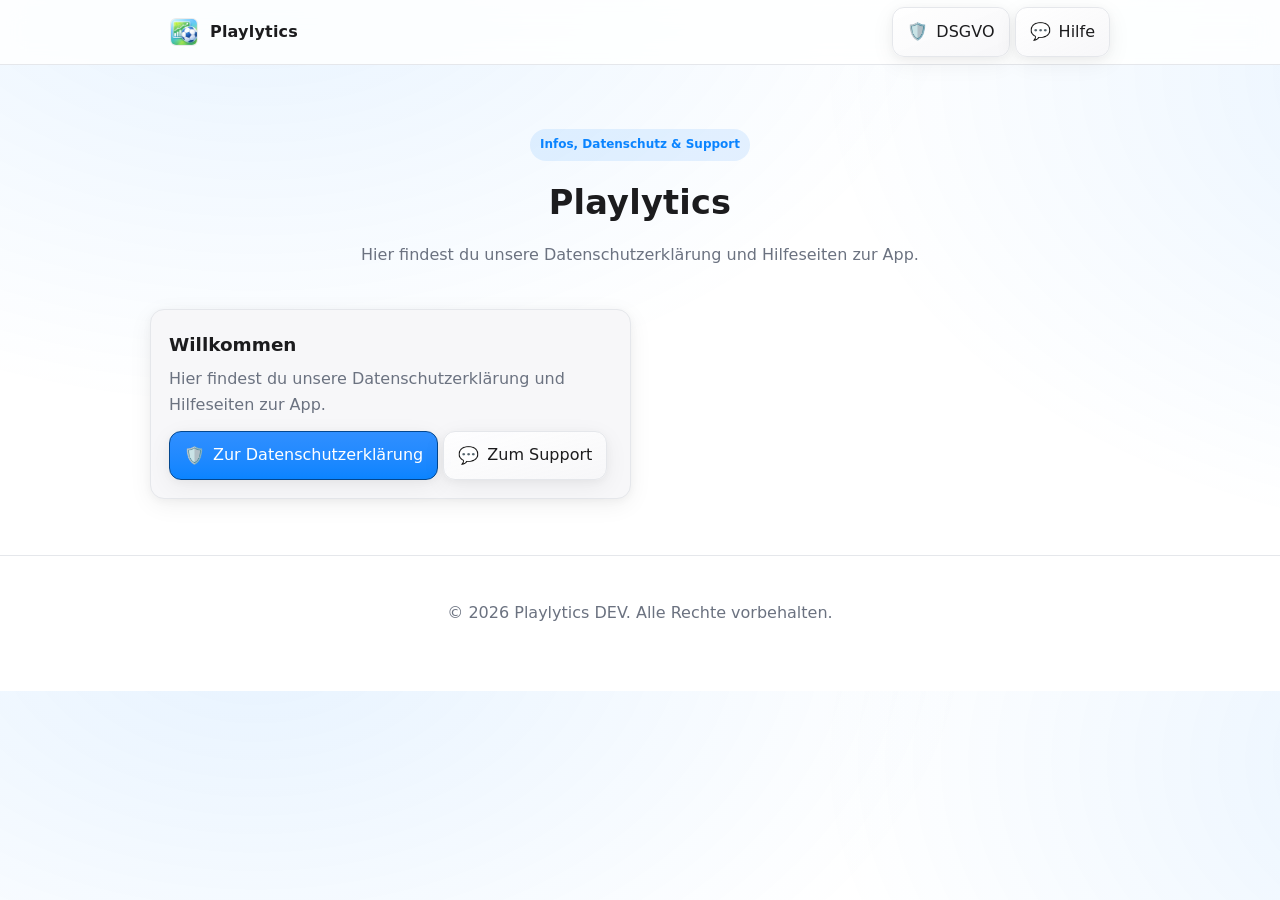
<file: index.html>
<!doctype html>
<html lang="de">
<head>
  <meta charset="utf-8">
  <title>Playlytics – Infos & Support</title>
  <meta name="viewport" content="width=device-width, initial-scale=1">
  <link rel="stylesheet" href="./styles.css">
</head>
<body>
  <!-- Fixierter Header mit Branding -->
  <header class="site-header">
    <div class="container inner">
      <a class="brand" href="./">
        <!-- Ersetze logo.svg durch dein Logo/PNG -->
        <img class="logo" src="./AppIcon.png" alt="Playlytics Logo" />
        <span class="title">Playlytics</span>
      </a>
      <nav>
        <a class="btn" href="./privacy.html"><span class="icon">🛡️</span>DSGVO</a>
        <a class="btn" href="./support.html"><span class="icon">💬</span>Hilfe</a>
      </nav>
    </div>
  </header>

  <!-- Hero-Bereich mit Claim -->
  <section class="hero">
    <div class="container">
      <div class="badge">Infos, Datenschutz & Support</div>
      <h1>Playlytics</h1>
      <p>Hier findest du unsere Datenschutzerklärung und Hilfeseiten zur App.</p>
    </div>
  </section>

  <!-- Hauptbereich im Card-Layout -->
  <main class="container section">
    <div class="grid">
      <div class="card">
        <h2>Willkommen</h2>
        <p>Hier findest du unsere Datenschutzerklärung und Hilfeseiten zur App.</p>
        <!-- <ul class="list">
          <li><a href="./privacy.html">Datenschutzerklärung</a></li>
          <li><a href="./support.html">Support &amp; FAQ</a></li>
        </ul> -->
        <div class="mt-12">
          <a class="btn primary" href="./privacy.html"><span class="icon">🛡️</span>Zur Datenschutzerklärung</a>
          <a class="btn" href="./support.html"><span class="icon">💬</span>Zum Support</a>
        </div>
      </div>
    </div>
  </main>

  <!-- Footer -->
  <footer class="site-footer">
    <div class="container">
      <p>&copy; 2026 Playlytics DEV. Alle Rechte vorbehalten.</p>
    </div>
  </footer>
</body>
</html>
</file>
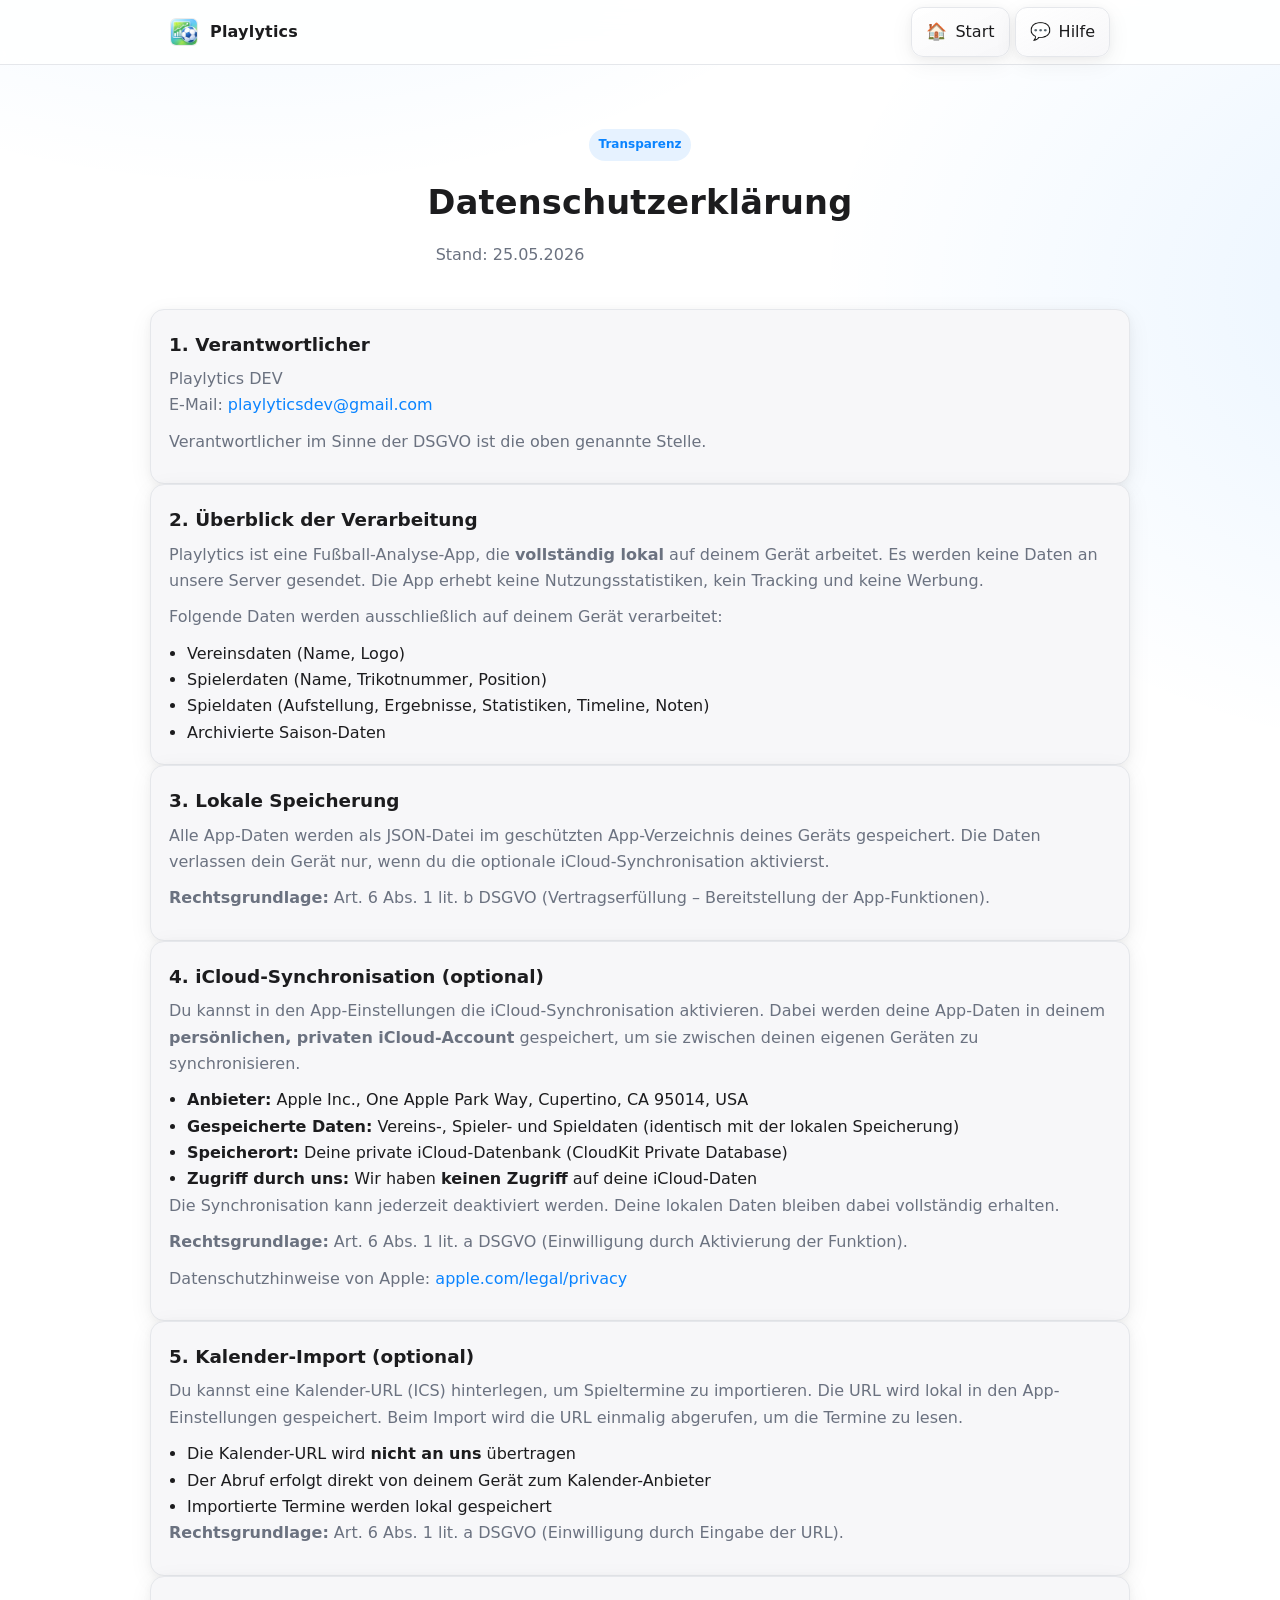
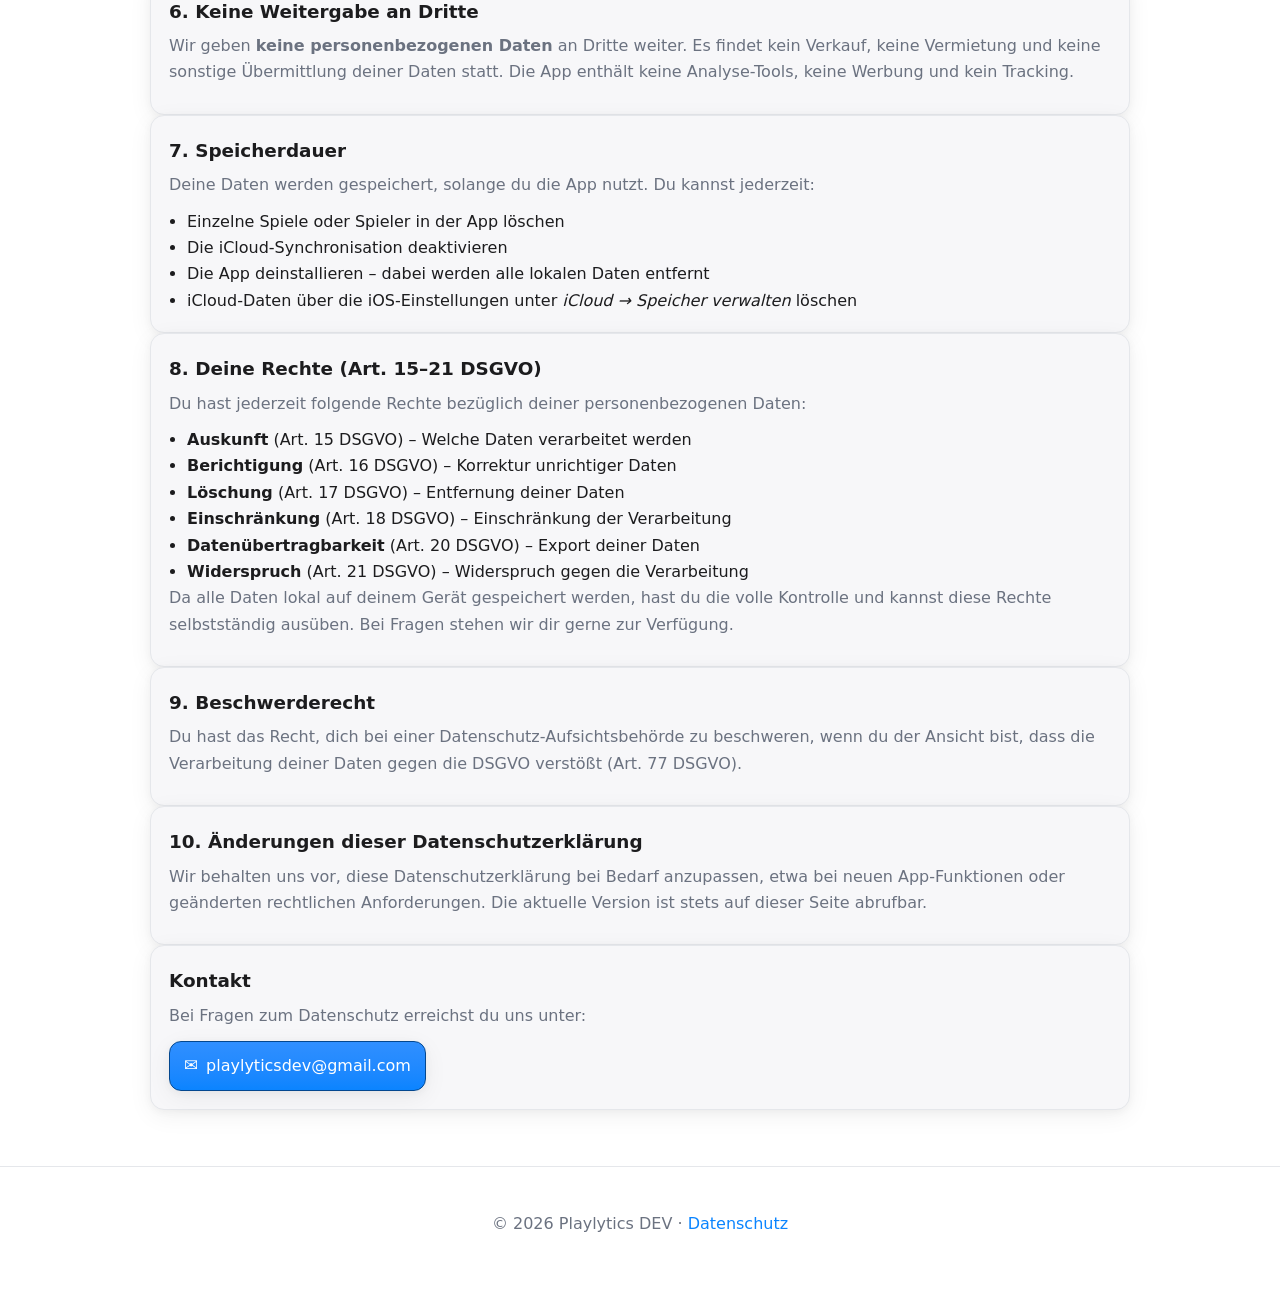
<file: privacy.html>
<!doctype html>
<html lang="de">
<head>
  <meta charset="utf-8">
  <title>Datenschutz – Playlytics</title>
  <meta name="viewport" content="width=device-width, initial-scale=1">
  <link rel="stylesheet" href="./styles.css">
</head>
<body>
  <!-- Header -->
  <header class="site-header">
    <div class="container inner">
      <a class="brand" href="./">
        <img class="logo" src="./AppIcon.png" alt="Playlytics Logo" />
        <span class="title">Playlytics</span>
      </a>
      <nav>
        <a class="btn" href="./index.html"><span class="icon">🏠</span>Start</a>
        <a class="btn" href="./support.html"><span class="icon">💬</span>Hilfe</a>
      </nav>
    </div>
  </header>

  <!-- Hero -->
  <section class="hero">
    <div class="container">
      <div class="badge">Transparenz</div>
      <h1>Datenschutzerklärung</h1>
      <p class="m-0">Stand: 25.05.2026</p>
    </div>
  </section>

  <!-- Inhalt -->
  <main class="container section">

    <!-- 1. Verantwortlicher -->
    <div class="card">
      <h2>1. Verantwortlicher</h2>
      <p>
        Playlytics DEV<br>
        E-Mail: <a href="mailto:playlyticsdev@gmail.com">playlyticsdev@gmail.com</a>
      </p>
      <p>Verantwortlicher im Sinne der DSGVO ist die oben genannte Stelle.</p>
    </div>

    <!-- 2. Überblick -->
    <div class="card">
      <h2>2. Überblick der Verarbeitung</h2>
      <p>Playlytics ist eine Fußball-Analyse-App, die <strong>vollständig lokal</strong> auf deinem Gerät arbeitet. Es werden keine Daten an unsere Server gesendet. Die App erhebt keine Nutzungsstatistiken, kein Tracking und keine Werbung.</p>
      <p>Folgende Daten werden ausschließlich auf deinem Gerät verarbeitet:</p>
      <ul class="list">
        <li>Vereinsdaten (Name, Logo)</li>
        <li>Spielerdaten (Name, Trikotnummer, Position)</li>
        <li>Spieldaten (Aufstellung, Ergebnisse, Statistiken, Timeline, Noten)</li>
        <li>Archivierte Saison-Daten</li>
      </ul>
    </div>

    <!-- 3. Lokale Speicherung -->
    <div class="card">
      <h2>3. Lokale Speicherung</h2>
      <p>Alle App-Daten werden als JSON-Datei im geschützten App-Verzeichnis deines Geräts gespeichert. Die Daten verlassen dein Gerät nur, wenn du die optionale iCloud-Synchronisation aktivierst.</p>
      <p><strong>Rechtsgrundlage:</strong> Art. 6 Abs. 1 lit. b DSGVO (Vertragserfüllung – Bereitstellung der App-Funktionen).</p>
    </div>

    <!-- 4. iCloud -->
    <div class="card">
      <h2>4. iCloud-Synchronisation (optional)</h2>
      <p>Du kannst in den App-Einstellungen die iCloud-Synchronisation aktivieren. Dabei werden deine App-Daten in deinem <strong>persönlichen, privaten iCloud-Account</strong> gespeichert, um sie zwischen deinen eigenen Geräten zu synchronisieren.</p>
      <ul class="list">
        <li><strong>Anbieter:</strong> Apple Inc., One Apple Park Way, Cupertino, CA 95014, USA</li>
        <li><strong>Gespeicherte Daten:</strong> Vereins-, Spieler- und Spieldaten (identisch mit der lokalen Speicherung)</li>
        <li><strong>Speicherort:</strong> Deine private iCloud-Datenbank (CloudKit Private Database)</li>
        <li><strong>Zugriff durch uns:</strong> Wir haben <strong>keinen Zugriff</strong> auf deine iCloud-Daten</li>
      </ul>
      <p>Die Synchronisation kann jederzeit deaktiviert werden. Deine lokalen Daten bleiben dabei vollständig erhalten.</p>
      <p><strong>Rechtsgrundlage:</strong> Art. 6 Abs. 1 lit. a DSGVO (Einwilligung durch Aktivierung der Funktion).</p>
      <p>Datenschutzhinweise von Apple: <a href="https://www.apple.com/legal/privacy/de-ww/" target="_blank" rel="noopener">apple.com/legal/privacy</a></p>
    </div>

    <!-- 5. Kalender-Import -->
    <div class="card">
      <h2>5. Kalender-Import (optional)</h2>
      <p>Du kannst eine Kalender-URL (ICS) hinterlegen, um Spieltermine zu importieren. Die URL wird lokal in den App-Einstellungen gespeichert. Beim Import wird die URL einmalig abgerufen, um die Termine zu lesen.</p>
      <ul class="list">
        <li>Die Kalender-URL wird <strong>nicht an uns</strong> übertragen</li>
        <li>Der Abruf erfolgt direkt von deinem Gerät zum Kalender-Anbieter</li>
        <li>Importierte Termine werden lokal gespeichert</li>
      </ul>
      <p><strong>Rechtsgrundlage:</strong> Art. 6 Abs. 1 lit. a DSGVO (Einwilligung durch Eingabe der URL).</p>
    </div>

    <!-- 6. Keine Weitergabe -->
    <div class="card">
      <h2>6. Keine Weitergabe an Dritte</h2>
      <p>Wir geben <strong>keine personenbezogenen Daten</strong> an Dritte weiter. Es findet kein Verkauf, keine Vermietung und keine sonstige Übermittlung deiner Daten statt. Die App enthält keine Analyse-Tools, keine Werbung und kein Tracking.</p>
    </div>

    <!-- 7. Speicherdauer -->
    <div class="card">
      <h2>7. Speicherdauer</h2>
      <p>Deine Daten werden gespeichert, solange du die App nutzt. Du kannst jederzeit:</p>
      <ul class="list">
        <li>Einzelne Spiele oder Spieler in der App löschen</li>
        <li>Die iCloud-Synchronisation deaktivieren</li>
        <li>Die App deinstallieren – dabei werden alle lokalen Daten entfernt</li>
        <li>iCloud-Daten über die iOS-Einstellungen unter <em>iCloud → Speicher verwalten</em> löschen</li>
      </ul>
    </div>

    <!-- 8. Betroffenenrechte -->
    <div class="card">
      <h2>8. Deine Rechte (Art. 15–21 DSGVO)</h2>
      <p>Du hast jederzeit folgende Rechte bezüglich deiner personenbezogenen Daten:</p>
      <ul class="list">
        <li><strong>Auskunft</strong> (Art. 15 DSGVO) – Welche Daten verarbeitet werden</li>
        <li><strong>Berichtigung</strong> (Art. 16 DSGVO) – Korrektur unrichtiger Daten</li>
        <li><strong>Löschung</strong> (Art. 17 DSGVO) – Entfernung deiner Daten</li>
        <li><strong>Einschränkung</strong> (Art. 18 DSGVO) – Einschränkung der Verarbeitung</li>
        <li><strong>Datenübertragbarkeit</strong> (Art. 20 DSGVO) – Export deiner Daten</li>
        <li><strong>Widerspruch</strong> (Art. 21 DSGVO) – Widerspruch gegen die Verarbeitung</li>
      </ul>
      <p>Da alle Daten lokal auf deinem Gerät gespeichert werden, hast du die volle Kontrolle und kannst diese Rechte selbstständig ausüben. Bei Fragen stehen wir dir gerne zur Verfügung.</p>
    </div>

    <!-- 9. Beschwerderecht -->
    <div class="card">
      <h2>9. Beschwerderecht</h2>
      <p>Du hast das Recht, dich bei einer Datenschutz-Aufsichtsbehörde zu beschweren, wenn du der Ansicht bist, dass die Verarbeitung deiner Daten gegen die DSGVO verstößt (Art. 77 DSGVO).</p>
    </div>

    <!-- 10. Änderungen -->
    <div class="card">
      <h2>10. Änderungen dieser Datenschutzerklärung</h2>
      <p>Wir behalten uns vor, diese Datenschutzerklärung bei Bedarf anzupassen, etwa bei neuen App-Funktionen oder geänderten rechtlichen Anforderungen. Die aktuelle Version ist stets auf dieser Seite abrufbar.</p>
    </div>

    <!-- Kontakt -->
    <div class="card">
      <h2>Kontakt</h2>
      <p>Bei Fragen zum Datenschutz erreichst du uns unter:</p>
      <div class="mt-12">
        <a class="btn primary" href="mailto:playlyticsdev@gmail.com"><span class="icon">✉️</span>playlyticsdev@gmail.com</a>
      </div>
    </div>

  </main>

  <!-- Footer -->
  <footer class="site-footer">
    <div class="container">
      <p>&copy; 2026 Playlytics DEV · <a href="./datenschutz.html">Datenschutz</a></p>
    </div>
  </footer>
</body>
</html>
</file>
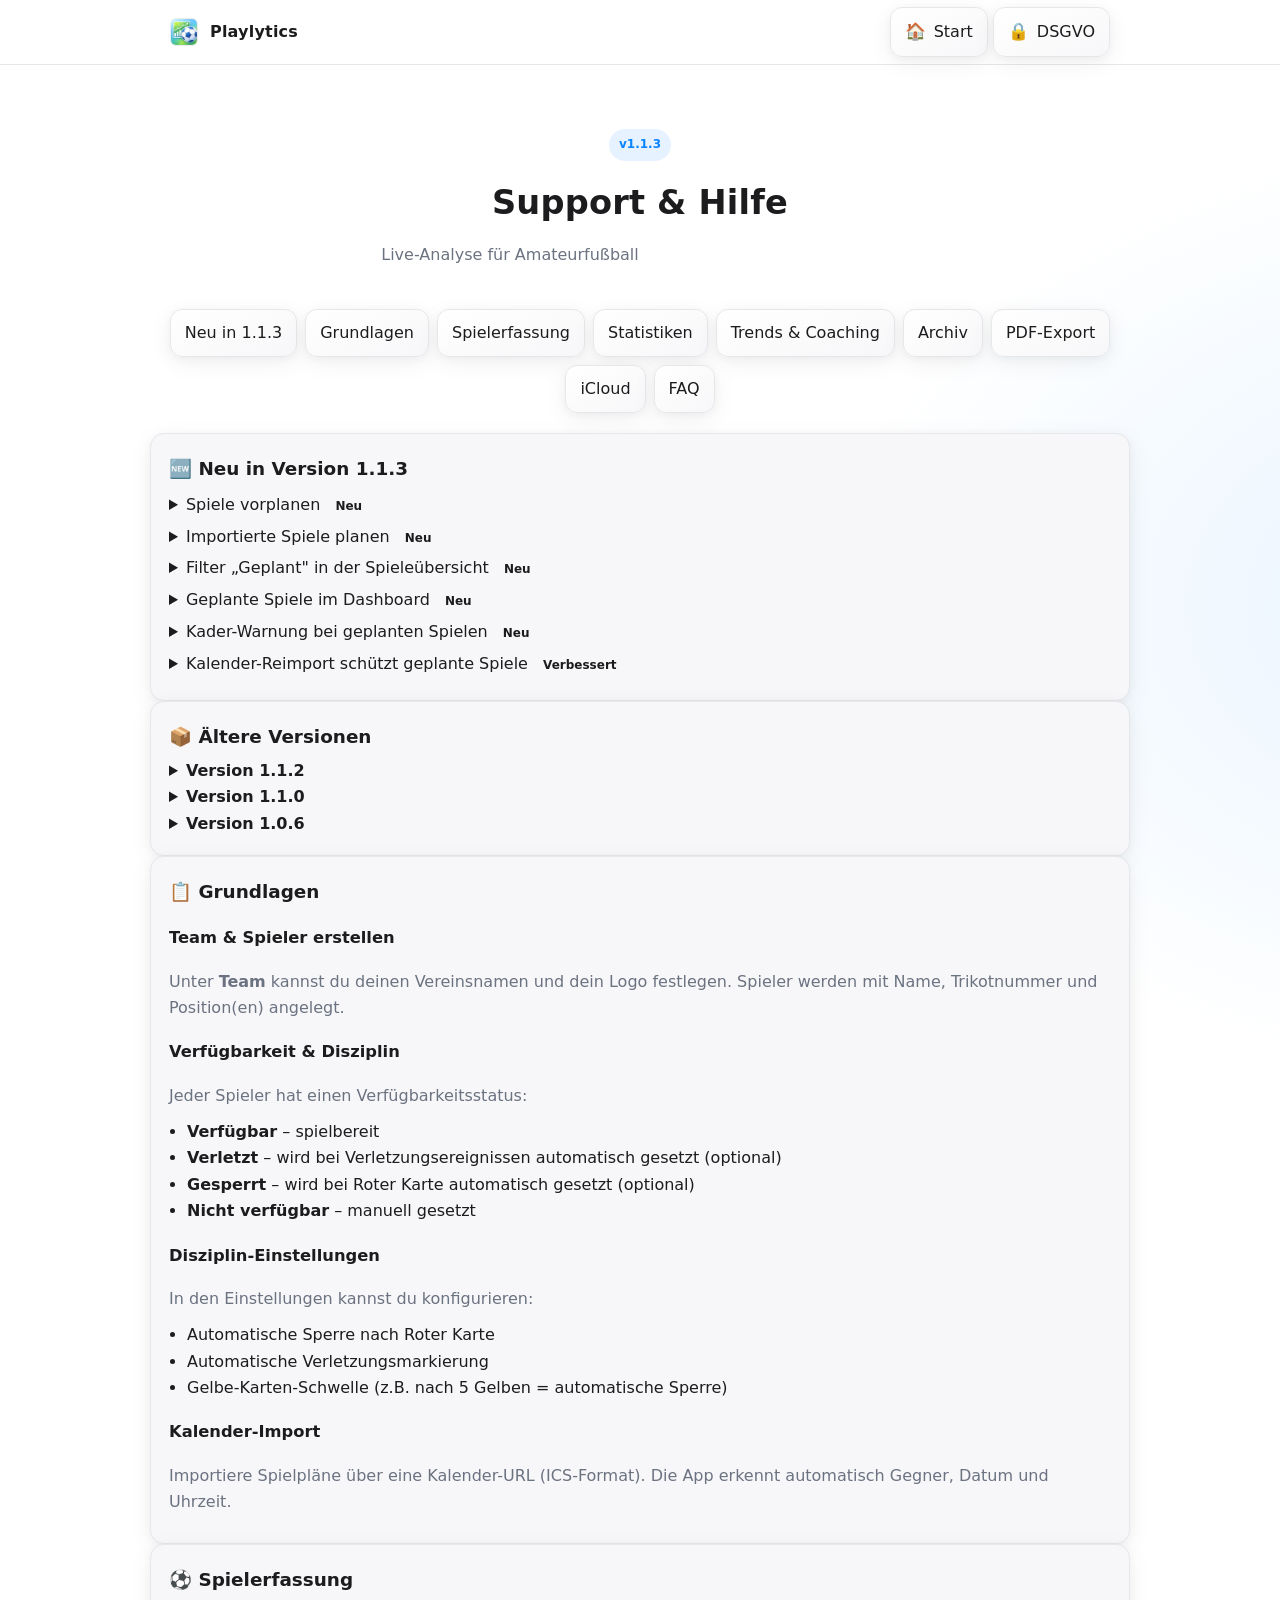
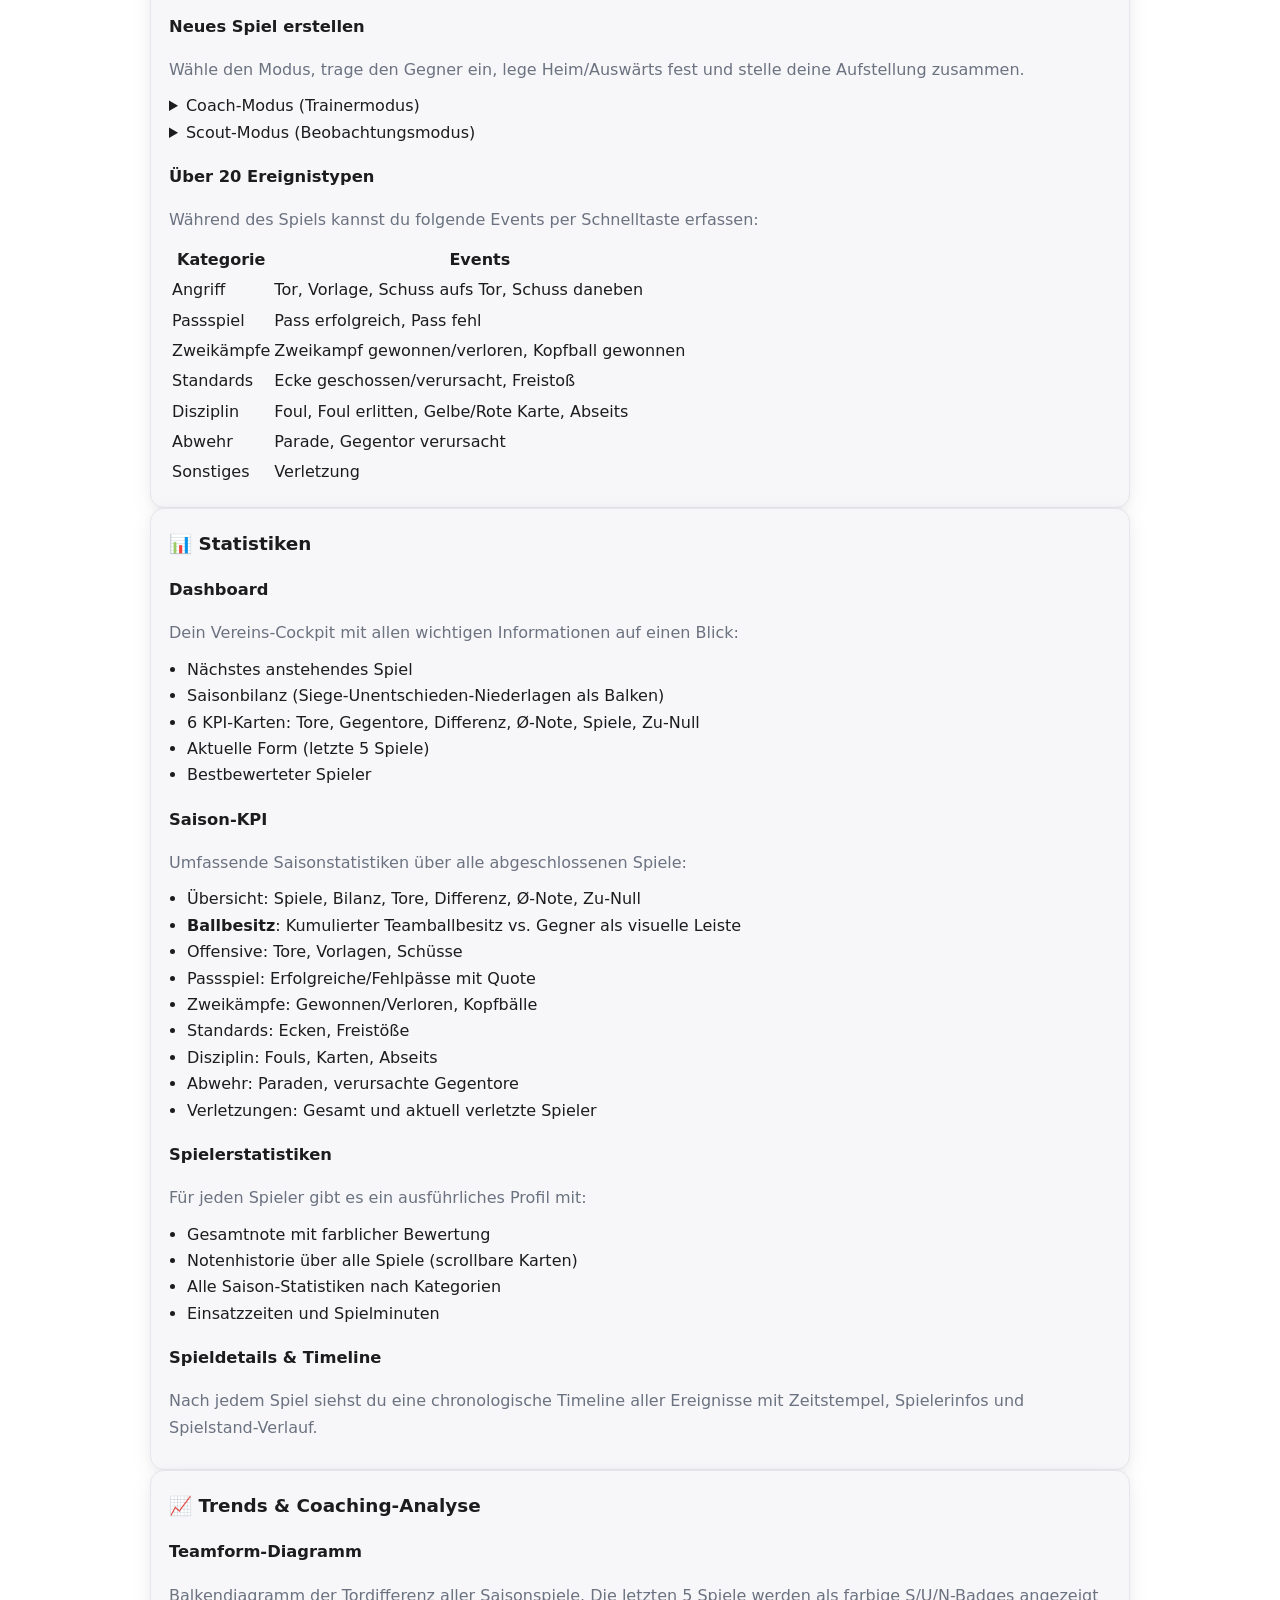
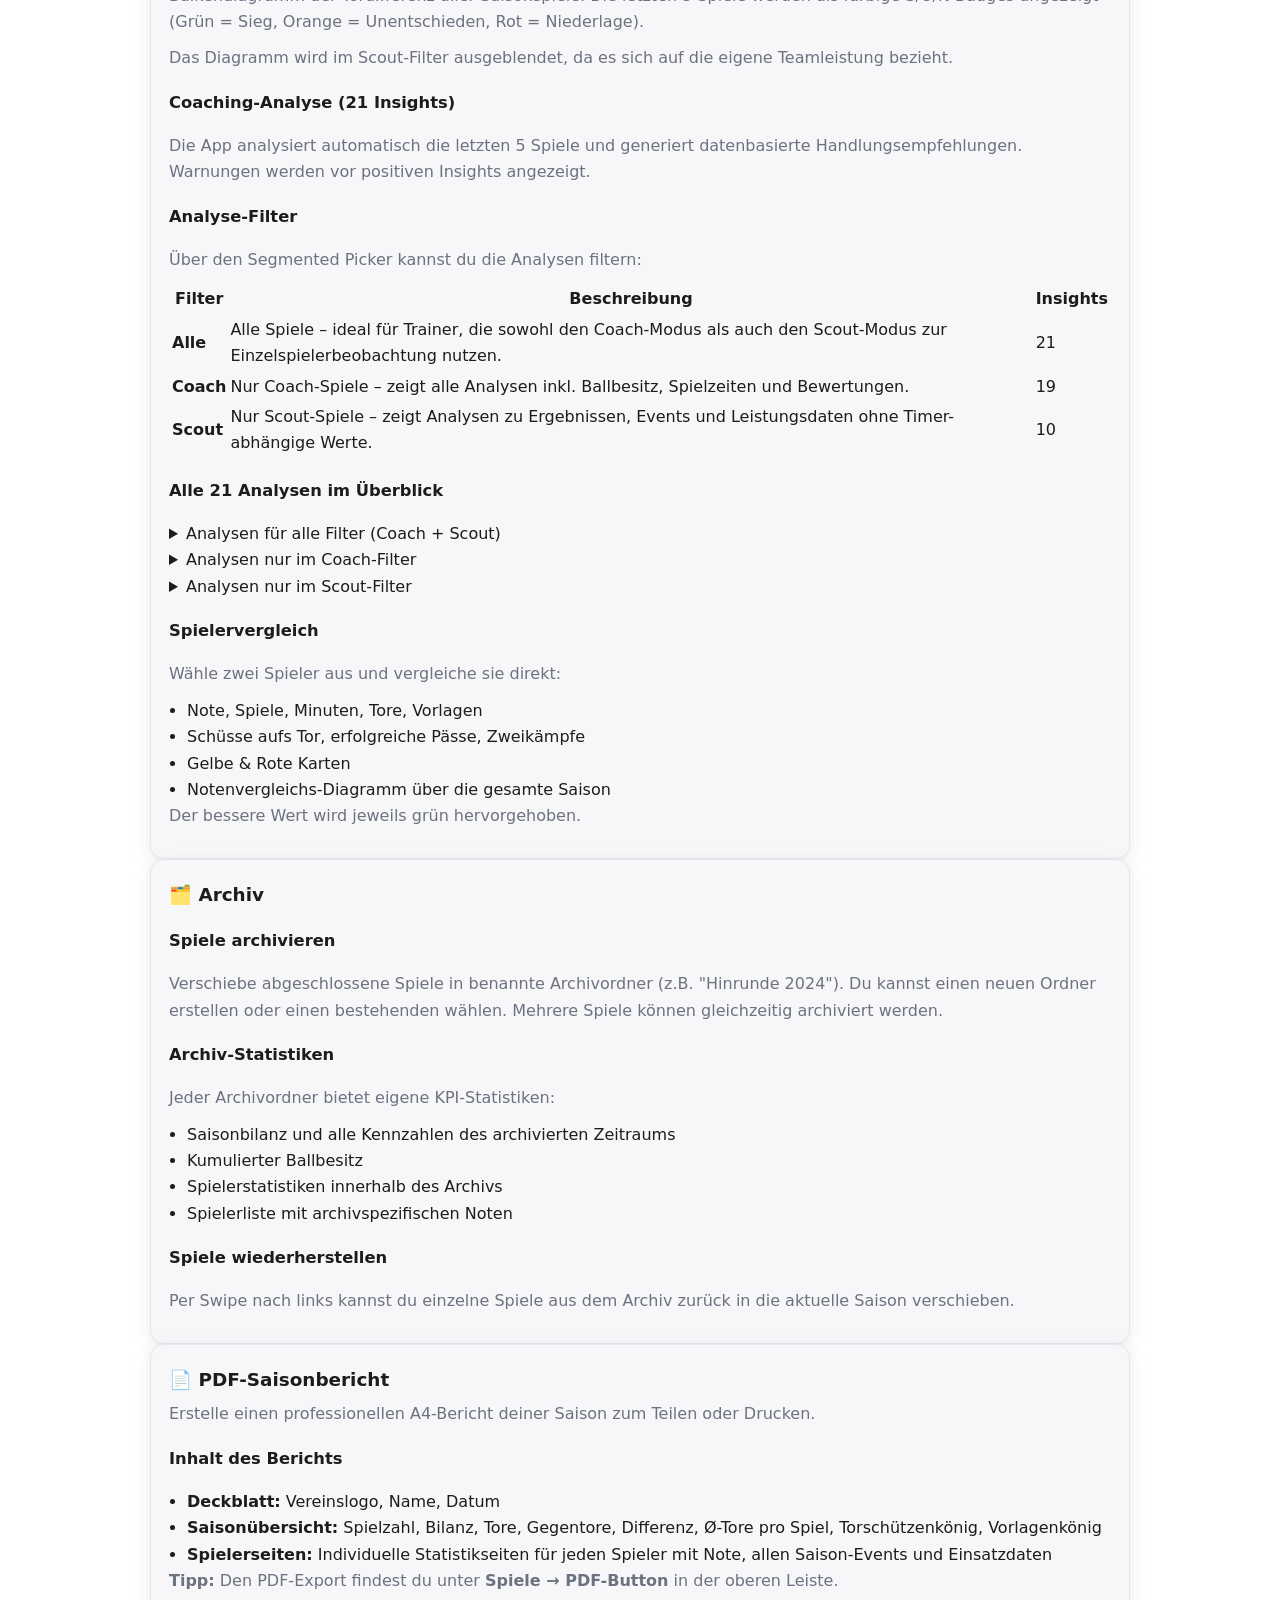
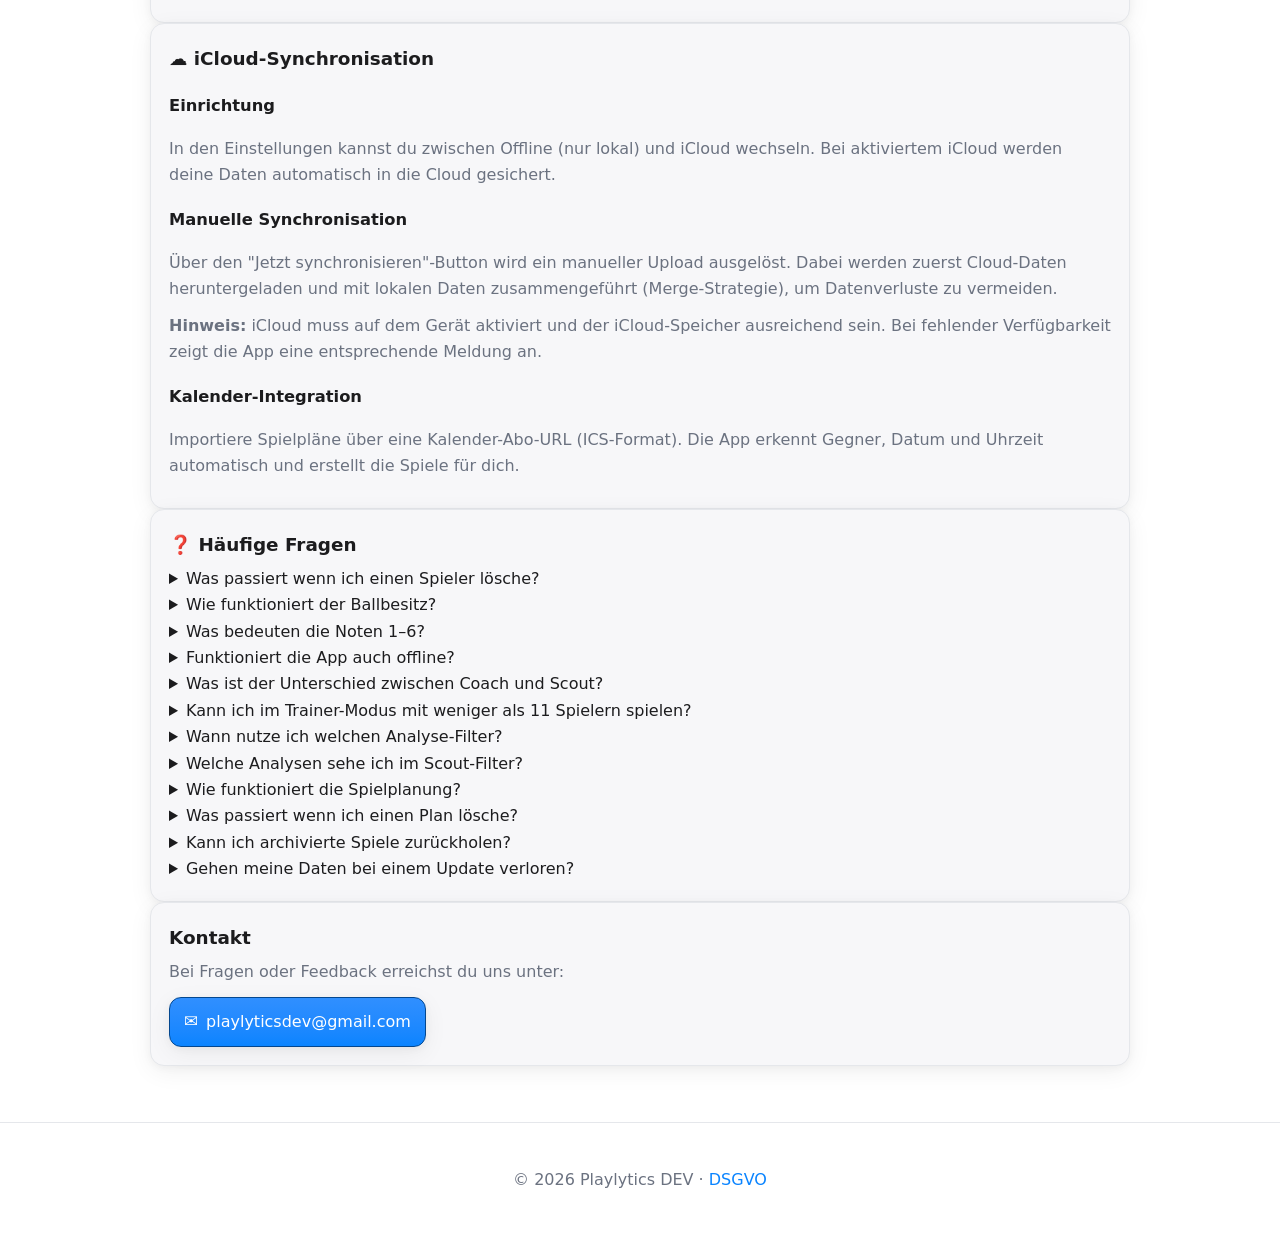
<file: support.html>
<!doctype html>
<html lang="de">
<head>
  <meta charset="utf-8">
  <title>Support & Hilfe – Playlytics</title>
  <meta name="viewport" content="width=device-width, initial-scale=1">
  <link rel="stylesheet" href="./styles.css">
</head>
<body>
  <!-- Header -->
  <header class="site-header">
    <div class="container inner">
      <a class="brand" href="./">
        <img class="logo" src="./AppIcon.png" alt="Playlytics Logo" />
        <span class="title">Playlytics</span>
      </a>
      <nav>
        <a class="btn" href="./index.html"><span class="icon">🏠</span>Start</a>
        <a class="btn" href="./privacy.html"><span class="icon">🔒</span>DSGVO</a>
      </nav>
    </div>
  </header>

  <!-- Hero -->
  <section class="hero">
    <div class="container">
      <div class="badge">v1.1.3</div>
      <h1>Support & Hilfe</h1>
      <p class="m-0">Live-Analyse für Amateurfußball</p>
    </div>
  </section>

  <!-- Inhaltsnavigation -->
  <nav class="container section" style="display:flex;flex-wrap:wrap;gap:8px;justify-content:center;">
    <a class="btn" href="#new">Neu in 1.1.3</a>
    <a class="btn" href="#basics">Grundlagen</a>
    <a class="btn" href="#match">Spielerfassung</a>
    <a class="btn" href="#stats">Statistiken</a>
    <a class="btn" href="#trends">Trends & Coaching</a>
    <a class="btn" href="#archive">Archiv</a>
    <a class="btn" href="#pdf">PDF-Export</a>
    <a class="btn" href="#icloud">iCloud</a>
    <a class="btn" href="#faq">FAQ</a>
  </nav>

  <!-- Inhalt -->
  <main class="container section">

    <!-- ==================== NEU IN 1.1.3 ==================== -->
    <div class="card" id="new">
      <h2>🆕 Neu in Version 1.1.3</h2>

      <details>
        <summary>Spiele vorplanen <span class="badge">Neu</span></summary>
        <div>
          <p>Spiele können jetzt im Voraus geplant werden – mit Datum, Gegner und vorgespeicherter Aufstellung. Am Spieltag startest du das geplante Spiel mit einem Klick, die Aufstellung ist bereits geladen.</p>
          <ul class="list">
            <li><strong>Planen:</strong> Beim Erstellen eines Spiels auf „Spiel planen" tippen, Datum wählen und bestätigen</li>
            <li><strong>Starten:</strong> In der Spieleübersicht oder im Dashboard auf das geplante Spiel tippen → „Spiel starten"</li>
            <li><strong>Bearbeiten:</strong> Gegner, Datum und Aufstellung jederzeit vor dem Spielstart ändern</li>
            <li><strong>Löschen:</strong> Plan entfernen – das Spiel wird auf „Offen" zurückgesetzt</li>
          </ul>
        </div>
      </details>

      <details>
        <summary>Importierte Spiele planen <span class="badge">Neu</span></summary>
        <div>
          <p>Per Kalender importierte Spiele können jetzt direkt mit einer Aufstellung geplant werden. Beim Planen stehen drei Optionen zur Wahl:</p>
          <ul class="list">
            <li><strong>Datum beibehalten:</strong> Aufstellung planen, Kalender-Datum übernehmen</li>
            <li><strong>Datum ändern:</strong> Eigenes Datum wählen</li>
            <li><strong>Datum ändern & Aufstellung planen:</strong> Datum anpassen und direkt die Aufstellung bearbeiten</li>
          </ul>
        </div>
      </details>

      <details>
        <summary>Filter „Geplant" in der Spieleübersicht <span class="badge">Neu</span></summary>
        <div>
          <p>Neben „Alle", „Abgeschlossen" und „Offen" gibt es jetzt den Filter <strong>„Geplant"</strong>, der nur geplante Spiele anzeigt. Geplante Spiele werden mit einem „Geplant"-Badge gekennzeichnet.</p>
        </div>
      </details>

      <details>
        <summary>Geplante Spiele im Dashboard <span class="badge">Neu</span></summary>
        <div>
          <p>Geplante Spiele erscheinen auf dem Dashboard als „Nächstes Spiel" mit „Geplant"-Badge. Per Tap öffnet sich ein Dialog mit den Optionen „Spiel starten", „Plan bearbeiten" oder „Plan löschen".</p>
        </div>
      </details>

      <details>
        <summary>Kader-Warnung bei geplanten Spielen <span class="badge">Neu</span></summary>
        <div>
          <p>Wenn sich der Kader nach der Planung geändert hat (z.B. ein Spieler wurde entfernt), zeigt die Spieleübersicht ein oranges Warnsymbol neben dem geplanten Spiel an.</p>
        </div>
      </details>

      <details>
        <summary>Kalender-Reimport schützt geplante Spiele <span class="badge">Verbessert</span></summary>
        <div>
          <p>Beim erneuten Kalender-Import werden bereits geplante Spiele nicht mehr überschrieben. Die Anzahl übersprungener Spiele wird im Import-Ergebnis angezeigt.</p>
        </div>
      </details>
    </div>

    <!-- ==================== ÄLTERE VERSIONEN ==================== -->
    <div class="card">
      <h2>📦 Ältere Versionen</h2>

      <details>
        <summary><strong>Version 1.1.2</strong></summary>
        <div>
          <ul class="list">
            <li><strong>Status-Filter</strong> – Spieleübersicht nach Alle/Abgeschlossen/Offen filtern</li>
            <li><strong>Chronologische Sortierung</strong> – Spiele aufsteigend nach Datum sortiert</li>
            <li><strong>Ballbesitz pausieren</strong> – Ballbesitz bei Spielunterbrechungen pausieren</li>
            <li><strong>Aufstellung im Spiel ändern</strong> – Aufstellung auch während eines laufenden Spiels anpassbar</li>
            <li><strong>Erweiterter Spielervergleich</strong> – Alle Ereignistypen im Vergleich sichtbar</li>
            <li><strong>Letzte Aufstellung übernehmen</strong> – Aufstellung des letzten Spiels mit einem Tap laden</li>
          </ul>
        </div>
      </details>

      <details>
        <summary><strong>Version 1.1.0</strong></summary>
        <div>
          <ul class="list">
            <li><strong>Flexible Aufstellung</strong> – Trainer-Modus auch mit weniger als 11 Spielern</li>
            <li><strong>Card-basiertes Design</strong> – Einheitliches, modernes Layout in der gesamten App</li>
            <li><strong>Einstellungen & Über die App getrennt</strong> – Separate Bereiche für Konfiguration und App-Info</li>
            <li><strong>Erweiterte Funktionsübersicht</strong> – 14 Hauptfunktionen in der App-Info</li>
            <li><strong>Archiv-Ansicht mit Spieler-Karten</strong> – KPI und Spieler als übersichtliche Karten</li>
            <li><strong>Verbesserte Spieleranlage</strong> – Inline-Validierung und intuitivere Positionsauswahl</li>
            <li><strong>Überarbeitete Sync-Einstellungen</strong> – Einheitliches Design mit Icon-Headern</li>
          </ul>
        </div>
      </details>

      <details>
        <summary><strong>Version 1.0.6</strong></summary>
        <div>
          <ul class="list">
            <li><strong>PDF-Saisonbericht</strong> – Professionelle A4-Berichte mit Saisonübersicht und Spielerstatistiken</li>
            <li><strong>Coaching-Analyse mit 21 Insights</strong> – Automatische Analyse der letzten 5 Spiele mit Handlungsempfehlungen</li>
            <li><strong>Scout-Modus Filter</strong> – Analyse-Insights nach Coach/Scout filtern</li>
            <li><strong>Spielervergleich & Trends</strong> – Zwei Spieler direkt vergleichen mit Notendiagramm</li>
            <li><strong>Teamform-Diagramm</strong> – Tordifferenz als Balkendiagramm mit S/U/N-Badges</li>
            <li><strong>Ballbesitz-Anzeige</strong> – Kumulierter Ballbesitz in Saison-KPI und Archiv</li>
            <li><strong>Scout-Modus Einwechslungen</strong> – Aus- und Einwechslungen im Scout-Modus</li>
            <li><strong>Verbesserte iCloud-Sync</strong> – Merge-before-Upload verhindert Datenverluste</li>
            <li><strong>Notenvergabe optimiert</strong> – Verbesserte Endnoten-Berechnung und Auswechslungs-Feedback</li>
            <li><strong>Archiv-KPI & Decoder-Fix</strong> – Rückwärtskompatible Decoder für Datensicherheit</li>
          </ul>
        </div>
      </details>
    </div>

    <!-- ==================== GRUNDLAGEN ==================== -->
    <div class="card" id="basics">
      <h2>📋 Grundlagen</h2>

      <h3>Team & Spieler erstellen</h3>
      <p>Unter <strong>Team</strong> kannst du deinen Vereinsnamen und dein Logo festlegen. Spieler werden mit Name, Trikotnummer und Position(en) angelegt.</p>

      <h3>Verfügbarkeit & Disziplin</h3>
      <p>Jeder Spieler hat einen Verfügbarkeitsstatus:</p>
      <ul class="list">
        <li><strong>Verfügbar</strong> – spielbereit</li>
        <li><strong>Verletzt</strong> – wird bei Verletzungsereignissen automatisch gesetzt (optional)</li>
        <li><strong>Gesperrt</strong> – wird bei Roter Karte automatisch gesetzt (optional)</li>
        <li><strong>Nicht verfügbar</strong> – manuell gesetzt</li>
      </ul>

      <h3>Disziplin-Einstellungen</h3>
      <p>In den Einstellungen kannst du konfigurieren:</p>
      <ul class="list">
        <li>Automatische Sperre nach Roter Karte</li>
        <li>Automatische Verletzungsmarkierung</li>
        <li>Gelbe-Karten-Schwelle (z.B. nach 5 Gelben = automatische Sperre)</li>
      </ul>

      <h3>Kalender-Import</h3>
      <p>Importiere Spielpläne über eine Kalender-URL (ICS-Format). Die App erkennt automatisch Gegner, Datum und Uhrzeit.</p>
    </div>

    <!-- ==================== SPIELERFASSUNG ==================== -->
    <div class="card" id="match">
      <h2>⚽ Spielerfassung</h2>

      <h3>Neues Spiel erstellen</h3>
      <p>Wähle den Modus, trage den Gegner ein, lege Heim/Auswärts fest und stelle deine Aufstellung zusammen.</p>

      <details>
        <summary>Coach-Modus (Trainermodus)</summary>
        <div>
          <p>Der volle Funktionsumfang für die eigene Mannschaft:</p>
          <ul class="list">
            <li>Flexible Aufstellung – auch mit weniger als 11 Spielern möglich</li>
            <li>Echtzeit-Ereigniserfassung mit Zeitstempel</li>
            <li>Ballbesitz-Tracking (Team vs. Gegner)</li>
            <li>Spielernoten auf der Schulnotenskala (1–6)</li>
            <li>Feldpositionierung und Aufstellungsansicht</li>
            <li>Auswechslungen über die Feldansicht</li>
            <li>Timeline-basierte Spielanalyse</li>
            <li>Manueller Tor-Button bei weniger als 11 Spielern</li>
          </ul>
          <p><strong>Tipp:</strong> Nutze den Coach-Modus für alle eigenen Spiele, bei denen du detaillierte Spielzeiten und Ballbesitzdaten benötigst. Auch mit kleineren Kadern (z.B. Jugendmannschaften) ist der volle Funktionsumfang verfügbar.</p>
        </div>
      </details>

      <details>
        <summary>Scout-Modus (Beobachtungsmodus)</summary>
        <div>
          <p>Flexibler Modus für die Spielerbeobachtung – eigene oder gegnerische Spieler:</p>
          <ul class="list">
            <li>Flexible Spielerauswahl (ab 1 Spieler)</li>
            <li>Alle Events erfassbar (Tore, Karten, Zweikämpfe, Pässe etc.)</li>
            <li>Aus- und Einwechslungen erfassen</li>
            <li>Spielernoten vergeben</li>
            <li>Kein Timer nötig – Ballbesitz- und Zeitdaten entfallen</li>
          </ul>
          <p><strong>Tipp:</strong> Der Scout-Modus eignet sich sowohl für Gegnerbeobachtung als auch für Trainer, die nur einzelne Spieler beobachten möchten.</p>
        </div>
      </details>

      <h3>Über 20 Ereignistypen</h3>
      <p>Während des Spiels kannst du folgende Events per Schnelltaste erfassen:</p>
      <table>
        <tr><th>Kategorie</th><th>Events</th></tr>
        <tr><td>Angriff</td><td>Tor, Vorlage, Schuss aufs Tor, Schuss daneben</td></tr>
        <tr><td>Passspiel</td><td>Pass erfolgreich, Pass fehl</td></tr>
        <tr><td>Zweikämpfe</td><td>Zweikampf gewonnen/verloren, Kopfball gewonnen</td></tr>
        <tr><td>Standards</td><td>Ecke geschossen/verursacht, Freistoß</td></tr>
        <tr><td>Disziplin</td><td>Foul, Foul erlitten, Gelbe/Rote Karte, Abseits</td></tr>
        <tr><td>Abwehr</td><td>Parade, Gegentor verursacht</td></tr>
        <tr><td>Sonstiges</td><td>Verletzung</td></tr>
      </table>
    </div>

    <!-- ==================== STATISTIKEN ==================== -->
    <div class="card" id="stats">
      <h2>📊 Statistiken</h2>

      <h3>Dashboard</h3>
      <p>Dein Vereins-Cockpit mit allen wichtigen Informationen auf einen Blick:</p>
      <ul class="list">
        <li>Nächstes anstehendes Spiel</li>
        <li>Saisonbilanz (Siege-Unentschieden-Niederlagen als Balken)</li>
        <li>6 KPI-Karten: Tore, Gegentore, Differenz, Ø-Note, Spiele, Zu-Null</li>
        <li>Aktuelle Form (letzte 5 Spiele)</li>
        <li>Bestbewerteter Spieler</li>
      </ul>

      <h3>Saison-KPI</h3>
      <p>Umfassende Saisonstatistiken über alle abgeschlossenen Spiele:</p>
      <ul class="list">
        <li>Übersicht: Spiele, Bilanz, Tore, Differenz, Ø-Note, Zu-Null</li>
        <li><strong>Ballbesitz</strong>: Kumulierter Teamballbesitz vs. Gegner als visuelle Leiste</li>
        <li>Offensive: Tore, Vorlagen, Schüsse</li>
        <li>Passspiel: Erfolgreiche/Fehlpässe mit Quote</li>
        <li>Zweikämpfe: Gewonnen/Verloren, Kopfbälle</li>
        <li>Standards: Ecken, Freistöße</li>
        <li>Disziplin: Fouls, Karten, Abseits</li>
        <li>Abwehr: Paraden, verursachte Gegentore</li>
        <li>Verletzungen: Gesamt und aktuell verletzte Spieler</li>
      </ul>

      <h3>Spielerstatistiken</h3>
      <p>Für jeden Spieler gibt es ein ausführliches Profil mit:</p>
      <ul class="list">
        <li>Gesamtnote mit farblicher Bewertung</li>
        <li>Notenhistorie über alle Spiele (scrollbare Karten)</li>
        <li>Alle Saison-Statistiken nach Kategorien</li>
        <li>Einsatzzeiten und Spielminuten</li>
      </ul>

      <h3>Spieldetails & Timeline</h3>
      <p>Nach jedem Spiel siehst du eine chronologische Timeline aller Ereignisse mit Zeitstempel, Spielerinfos und Spielstand-Verlauf.</p>
    </div>

    <!-- ==================== TRENDS & COACHING ==================== -->
    <div class="card" id="trends">
      <h2>📈 Trends & Coaching-Analyse</h2>

      <h3>Teamform-Diagramm</h3>
      <p>Balkendiagramm der Tordifferenz aller Saisonspiele. Die letzten 5 Spiele werden als farbige S/U/N-Badges angezeigt (Grün = Sieg, Orange = Unentschieden, Rot = Niederlage).</p>
      <p>Das Diagramm wird im Scout-Filter ausgeblendet, da es sich auf die eigene Teamleistung bezieht.</p>

      <h3>Coaching-Analyse (21 Insights)</h3>
      <p>Die App analysiert automatisch die letzten 5 Spiele und generiert datenbasierte Handlungsempfehlungen. Warnungen werden vor positiven Insights angezeigt.</p>

      <h3>Analyse-Filter</h3>
      <p>Über den Segmented Picker kannst du die Analysen filtern:</p>

      <table>
        <tr><th>Filter</th><th>Beschreibung</th><th>Insights</th></tr>
        <tr>
          <td><strong>Alle</strong></td>
          <td>Alle Spiele – ideal für Trainer, die sowohl den Coach-Modus als auch den Scout-Modus zur Einzelspielerbeobachtung nutzen.</td>
          <td>21</td>
        </tr>
        <tr>
          <td><strong>Coach</strong></td>
          <td>Nur Coach-Spiele – zeigt alle Analysen inkl. Ballbesitz, Spielzeiten und Bewertungen.</td>
          <td>19</td>
        </tr>
        <tr>
          <td><strong>Scout</strong></td>
          <td>Nur Scout-Spiele – zeigt Analysen zu Ergebnissen, Events und Leistungsdaten ohne Timer-abhängige Werte.</td>
          <td>10</td>
        </tr>
      </table>

      <h3>Alle 21 Analysen im Überblick</h3>

      <details>
        <summary>Analysen für alle Filter (Coach + Scout)</summary>
        <div>
          <table>
            <tr><th>Analyse</th><th>Auslöser</th></tr>
            <tr><td>⭐ Bester Spieler</td><td>Spieler mit bester Ø-Note (mind. 2 Spiele)</td></tr>
            <tr><td>⚽ Torjäger</td><td>Spieler mit den meisten Toren (mind. 2)</td></tr>
            <tr><td>🟡 Foulspiel reduzieren</td><td>Ø 5+ Fouls pro Spiel</td></tr>
            <tr><td>❌ Torflaute</td><td>Weniger als 1 Tor pro Spiel (mind. 3 Spiele)</td></tr>
            <tr><td>⬇.0</td></tr>
            <tr><td>✅ Starkes Passspiel</td><td>Passquote 75%+ / ❌ Schwach bei unter 55%</td></tr>
            <tr><td>🛡️ Zweikampfstark</td><td>Zweikampfquote 60%+ / ❌ Schwach bei unter 40%</td></tr>
            <tr><td>🎯 Schlüsselspieler</td><td>Spieler mit den meisten Vorlagen (mind. 2)</td></tr>
            <tr><td>🏥 Verletzungsanfällig</td><td>Spieler mit 2+ Verletzungen in den letzten Spielen</td></tr>
          </table>
        </div>
      </details>

      <details>
        <summary>Analysen nur im Coach-Filter</summary>
        <div>
          <table>
            <tr><th>Analyse</th><th>Auslöser</th></tr>
            <tr><td>🟨 Disziplin beachten</td><td>3+ Karten-Punkte (Gelb=1, Rot=3)</td></tr>
            <tr><td>🏥 Verletzungstrend</td><td>2+ Verletzungen oder 2+ verletzte Spieler</td></tr>
            <tr><td>🛡️ Defensive stärken</td><td>Ø 2+ Gegentore pro Spiel</td></tr>
            <tr><td>🔒 Starke Defensive</td><td>2+ Zu-Null-Spiele</td></tr>
            <tr><td>🔥 Siegesserie</td><td>Alle letzten Spiele gewonnen (mind. 3)</td></tr>
            <tr><td>⚠️ Negativserie</td><td>Alle letzten Spiele verloren (mind. 3)</td></tr>
            <tr><td>⚽ Ballbesitz-Trend</td><td>Steigend/sinkend (8%+ Shift) oder dominant/schwach</td></tr>
            <tr><td>🏠 Heim/Auswärts</td><td>Heim- oder Auswärtsstärke/-schwäche erkennen</td></tr>
            <tr><td>⏱️ Späte Gegentore</td><td>Mehr als 2× so viele Gegentore in der 2. Halbzeit</td></tr>
            <tr><td>🔄 Keine Rotation</td><td>Identische Startelf in 3+ Spielen</td></tr>
            <tr><td>🃏 Super Sub</td><td>Einwechselspieler mit Ø-Note besser als 2.5</td></tr>
          </table>
        </div>
      </details>

      <details>
        <summary>Analysen nur im Scout-Filter</summary>
        <div>
          <table>
            <tr><th>Analyse</th><th>Auslöser</th></tr>
            <tr><td>👤 Häufig fehlende Spieler</td><td>Spieler die in mehr als der Hälfte der Spiele fehlen – mögliche Verletzung oder Sperre</td></tr>
          </table>
        </div>
      </details>

      <h3>Spielervergleich</h3>
      <p>Wähle zwei Spieler aus und vergleiche sie direkt:</p>
      <ul class="list">
        <li>Note, Spiele, Minuten, Tore, Vorlagen</li>
        <li>Schüsse aufs Tor, erfolgreiche Pässe, Zweikämpfe</li>
        <li>Gelbe & Rote Karten</li>
        <li>Notenvergleichs-Diagramm über die gesamte Saison</li>
      </ul>
      <p>Der bessere Wert wird jeweils grün hervorgehoben.</p>
    </div>

    <!-- ==================== ARCHIV ==================== -->
    <div class="card" id="archive">
      <h2>🗂️ Archiv</h2>

      <h3>Spiele archivieren</h3>
      <p>Verschiebe abgeschlossene Spiele in benannte Archivordner (z.B. "Hinrunde 2024"). Du kannst einen neuen Ordner erstellen oder einen bestehenden wählen. Mehrere Spiele können gleichzeitig archiviert werden.</p>

      <h3>Archiv-Statistiken</h3>
      <p>Jeder Archivordner bietet eigene KPI-Statistiken:</p>
      <ul class="list">
        <li>Saisonbilanz und alle Kennzahlen des archivierten Zeitraums</li>
        <li>Kumulierter Ballbesitz</li>
        <li>Spielerstatistiken innerhalb des Archivs</li>
        <li>Spielerliste mit archivspezifischen Noten</li>
      </ul>

      <h3>Spiele wiederherstellen</h3>
      <p>Per Swipe nach links kannst du einzelne Spiele aus dem Archiv zurück in die aktuelle Saison verschieben.</p>
    </div>

    <!-- ==================== PDF EXPORT ==================== -->
    <div class="card" id="pdf">
      <h2>📄 PDF-Saisonbericht</h2>

      <p>Erstelle einen professionellen A4-Bericht deiner Saison zum Teilen oder Drucken.</p>

      <h3>Inhalt des Berichts</h3>
      <ul class="list">
        <li><strong>Deckblatt:</strong> Vereinslogo, Name, Datum</li>
        <li><strong>Saisonübersicht:</strong> Spielzahl, Bilanz, Tore, Gegentore, Differenz, Ø-Tore pro Spiel, Torschützenkönig, Vorlagenkönig</li>
        <li><strong>Spielerseiten:</strong> Individuelle Statistikseiten für jeden Spieler mit Note, allen Saison-Events und Einsatzdaten</li>
      </ul>

      <p><strong>Tipp:</strong> Den PDF-Export findest du unter <strong>Spiele → PDF-Button</strong> in der oberen Leiste.</p>
    </div>

    <!-- ==================== iCLOUD ==================== -->
    <div class="card" id="icloud">
      <h2>☁️ iCloud-Synchronisation</h2>

      <h3>Einrichtung</h3>
      <p>In den Einstellungen kannst du zwischen Offline (nur lokal) und iCloud wechseln. Bei aktiviertem iCloud werden deine Daten automatisch in die Cloud gesichert.</p>

      <h3>Manuelle Synchronisation</h3>
      <p>Über den "Jetzt synchronisieren"-Button wird ein manueller Upload ausgelöst. Dabei werden zuerst Cloud-Daten heruntergeladen und mit lokalen Daten zusammengeführt (Merge-Strategie), um Datenverluste zu vermeiden.</p>

      <p><strong>Hinweis:</strong> iCloud muss auf dem Gerät aktiviert und der iCloud-Speicher ausreichend sein. Bei fehlender Verfügbarkeit zeigt die App eine entsprechende Meldung an.</p>

      <h3>Kalender-Integration</h3>
      <p>Importiere Spielpläne über eine Kalender-Abo-URL (ICS-Format). Die App erkennt Gegner, Datum und Uhrzeit automatisch und erstellt die Spiele für dich.</p>
    </div>

    <!-- ==================== FAQ ==================== -->
    <div class="card" id="faq">
      <h2>❓ Häufige Fragen</h2>

      <details>
        <summary>Was passiert wenn ich einen Spieler lösche?</summary>
        <div><p>Beim Löschen eines Spielers wird eine Warnung angezeigt, die zeigt wie viele Spiele betroffen sind. Die Spielstatistiken des gelöschten Spielers bleiben in den bereits abgeschlossenen Spielen erhalten.</p></div>
      </details>

      <details>
        <summary>Wie funktioniert der Ballbesitz?</summary>
        <div><p>Im Coach-Modus wird die Ballbesitzzeit in Sekunden gemessen – für dein Team und den Gegner getrennt. Die Prozentwerte werden automatisch berechnet. Im Scout-Modus steht kein Timer zur Verfügung, daher entfällt die Ballbesitzerfassung.</p></div>
      </details>

      <details>
        <summary>Was bedeuten die Noten 1–6?</summary>
        <div>
          <p>Die App nutzt die deutsche Schulnotenskala:</p>
          <ul class="list">
            <li><strong>1.0 – 1.5:</strong> Herausragend (grün)</li>
            <li><strong>1.6 – 2.5:</strong> Gut (grün)</li>
            <li><strong>2.6 – 3.5:</strong> Befriedigend (orange)</li>
            <li><strong>3.6 – 4.5:</strong> Ausreichend (orange)</li>
            <li><strong>4.6 – 6.0:</strong> Mangelhaft bis ungenügend (rot)</li>
          </ul>
        </div>
      </details>

      <details>
        <summary>Funktioniert die App auch offline?</summary>
        <div><p>Ja. Alle Funktionen arbeiten vollständig offline. Die iCloud-Synchronisation ist optional und dient nur als Backup bzw. zur Geräte-Übergreifenden Nutzung.</p></div>
      </details>

      <details>
        <summary>Was ist der Unterschied zwischen Coach und Scout?</summary>
        <div>
          <p><strong>Coach-Modus:</strong> Voller Funktionsumfang mit Timer, Ballbesitz, Feldpositionierung und flexibler Aufstellung (1–11 Spieler). Für die eigene Mannschaft.</p>
          <p><strong>Scout-Modus:</strong> Flexibel, ohne Timer. Ideal für Gegnerbeobachtung oder wenn man nur einzelne Spieler beobachten will. Alle Events und Noten können trotzdem erfasst werden.</p>
        </div>
      </details>

      <details>
        <summary>Kann ich im Trainer-Modus mit weniger als 11 Spielern spielen?</summary>
        <div>
          <p>Ja. Seit Version 1.1.0 kannst du im Trainer-Modus auch mit weniger als 11 Spielern starten. Bei unvollständiger Aufstellung erscheint ein manueller Tor-Button, über den du Tore der eigenen Mannschaft erfassen kannst – genau wie im Scout-Modus. Alle anderen Funktionen (Timer, Ballbesitz, Noten) bleiben uneingeschränkt verfügbar.</p>
        </div>
      </details>

      <details>
        <summary>Wann nutze ich welchen Analyse-Filter?</summary>
        <div>
          <p><strong>Alle:</strong> Du bist Trainer und nutzt beide Modi – z.B. Coach für eigene Spiele und Scout für Einzelspielerbeobachtung. Du siehst alle 21 Analysen.</p>
          <p><strong>Coach:</strong> Du willst nur die Coach-Spiele analysieren. Zeigt 19 Analysen inkl. Ballbesitz, Spielzeiten und Aufstellungs-Insights.</p>
          <p><strong>Scout:</strong> Du willst nur die Scout-Spiele analysieren. Zeigt 10 Analysen – fokussiert auf Ergebnisse, Events und spielerbezogene Daten.</p>
        </div>
      </details>

      <details>
        <summary>Welche Analysen sehe ich im Scout-Filter?</summary>
        <div>
          <p>Im Scout-Filter siehst du: Bester Spieler, Torjäger, Foulspiel, Torflaute, Formtief, Passspiel, Zweikämpfe, Schlüsselspieler, Verletzungsanfälligkeit und häufig fehlende Spieler.</p>
          <p>Ausgeblendet werden Analysen die Timer-Daten (Ballbesitz, späte Gegentore), Aufstellungs-Management (Rotation, Super Sub) oder mannschaftsspezifische Daten (Defensive, Heim/Auswärts, Serien) benötigen.</p>
        </div>
      </details>

      <details>
        <summary>Wie funktioniert die Spielplanung?</summary>
        <div>
          <p>Unter „Neues Spiel" kannst du neben „Zum Spiel" auch „Spiel planen" wählen. Du wählst Gegner, Aufstellung und Datum – das Spiel wird gespeichert, aber noch nicht gestartet. Am Spieltag tippst du in der Spieleübersicht oder im Dashboard auf das geplante Spiel und wählst „Spiel starten". Die Aufstellung ist dann bereits geladen.</p>
          <p>Importierte Spiele können ebenfalls geplant werden – über den „Aufstellung planen"-Button in der Spieleübersicht.</p>
        </div>
      </details>

      <details>
        <summary>Was passiert wenn ich einen Plan lösche?</summary>
        <div><p>Beim Löschen eines Plans wird nur die geplante Aufstellung und das Datum entfernt. Das Spiel selbst bleibt erhalten und wird auf den Status „Offen" zurückgesetzt. Bei importierten Spielen wird der Reimport wieder ermöglicht. Um ein Spiel komplett zu löschen, nutze die Swipe-Aktion in der Spieleübersicht.</p></div>
      </details>

      <details>
        <summary>Kann ich archivierte Spiele zurückholen?</summary>
        <div><p>Ja. In jedem Archivordner kannst du einzelne Spiele per Swipe nach links zurück in die aktuelle Saison verschieben.</p></div>
      </details>

      <details>
        <summary>Gehen meine Daten bei einem Update verloren?</summary>
        <div><p>Nein. Die App verwendet rückwärtskompatible Decoder, die sicherstellen, dass alle Daten auch nach einem Update erhalten bleiben.</p></div>
      </details>
    </div>

    <!-- Kontakt -->
    <div class="card">
      <h2>Kontakt</h2>
      <p>Bei Fragen oder Feedback erreichst du uns unter:</p>
      <div class="mt-12">
        <a class="btn primary" href="mailto:playlyticsdev@gmail.com"><span class="icon">✉️</span>playlyticsdev@gmail.com</a>
      </div>
    </div>

  </main>

  <!-- Footer -->
  <footer class="site-footer">
    <div class="container">
      <p>&copy; 2026 Playlytics DEV · <a href="./privacy.html">DSGVO</a></p>
    </div>
  </footer>
</body>
</html>
</file>
<file: styles.css>
/* Design für Playlytics – GitHub Pages
   - Primärfarbe: an die App angelehnt (#0a84ff als iOS-typischer Blau-Ton)
   - Runde Cards, klare Typografie, helle/dunkle Varianten
*/

:root {
  color-scheme: light dark;

  /* Farben – bei Bedarf anpassen */
  --color-bg: #ffffff;
  --color-fg: #1c1c1e;
  --color-muted: #6b7280;

  --color-primary: #0a84ff;   /* App-Primärfarbe */
  --color-primary-ink: #ffffff;
  --color-primary-weak: rgba(10,132,255,0.1);

  --color-surface: #f7f7f9;
  --color-border: #e5e7eb;

  --shadow-soft: 0 6px 24px rgba(0,0,0,.06), 0 2px 8px rgba(0,0,0,.04);
  --radius-m: 14px;
  --radius-s: 10px;

  --maxw: 980px;
  --font-ui: -apple-system, system-ui, "SF Pro Text", Segoe UI, Roboto, Helvetica, Arial, sans-serif;
}

@media (prefers-color-scheme: dark) {
  :root {
    --color-bg: #0b0b0c;
    --color-fg: #e5e7eb;
    --color-muted: #9ca3af;

    --color-surface: #151517;
    --color-border: #242529;

    --shadow-soft: 0 8px 28px rgba(0,0,0,.45);
    --color-primary-weak: rgba(10,132,255,0.18);
  }
}

/* Reset/Grundlayout */
* { box-sizing: border-box; }
html, body {
  margin: 0;
  padding: 0;
}
body {
  font: 16px/1.65 var(--font-ui);
  background: radial-gradient(1200px 800px at 20% -10%, var(--color-primary-weak), transparent 60%),
              radial-gradient(1200px 800px at 120% 10%, var(--color-primary-weak), transparent 60%),
              var(--color-bg);
  color: var(--color-fg);
}

/* Container */
.container {
  max-width: var(--maxw);
  margin: 0 auto;
  padding: 0 20px;
}

/* Header */
.site-header {
  position: sticky;
  top: 0;
  backdrop-filter: saturate(180%) blur(12px);
  background: color-mix(in oklab, var(--color-bg) 86%, transparent);
  border-bottom: 1px solid var(--color-border);
  z-index: 10;
}
/* NEU: im Dark Mode etwas deckender, damit Inhalte klarer sind */
@media (prefers-color-scheme: dark) {
  .site-header {
    background: color-mix(in oklab, var(--color-bg) 92%, transparent);
  }
}

.site-header .inner {
  display: flex;
  align-items: center;
  justify-content: space-between;
  height: 64px;
  gap: 16px;
}
.brand {
  display: flex;
  align-items: center;
  gap: 12px;
  text-decoration: none;
  color: inherit;
}
/* WICHTIG: Logo sicher sichtbar und mit „Chip“-Hintergrund für Kontrast */
.brand img.logo {
  width: 28px;         /* bei Bedarf 32/40 erhöhen */
  height: 28px;
  display: inline-block;
  object-fit: contain;
  border-radius: 6px;

  background: #fff;    /* heller Chip, damit Logo in Dark Mode nicht „verschwindet“ */
  border: 1px solid rgba(0,0,0,0.08);
}
@media (prefers-color-scheme: dark) {
  .brand img.logo {
    background: #fff;              /* weißer Chip im Dark Mode */
    border-color: rgba(255,255,255,0.10);
  }
}

.brand .title {
  font-weight: 700;
  letter-spacing: .2px;
}

/* Hero */
.hero {
  padding: 64px 0 28px;
  text-align: center;
}
.hero .badge {
  display: inline-block;
  font-size: 12px;
  font-weight: 600;
  color: var(--color-primary);
  background: var(--color-primary-weak);
  padding: 6px 10px;
  border-radius: 999px;
  margin-bottom: 14px;
}
.hero h1 {
  margin: 0 0 12px;
  font-size: 2.1rem;
  letter-spacing: .2px;
}
.hero p {
  margin: 0 auto;
  max-width: 680px;
  color: var(--color-muted);
}

/* Cards / Sections */
.section {
  padding: 12px 0 8px;
}
.grid {
  display: grid;
  grid-template-columns: 1fr;
  gap: 18px;
}
@media (min-width: 720px) {
  .grid {
    grid-template-columns: repeat(2, 1fr);
  }
}
.card {
  background: var(--color-surface);
  border: 1px solid var(--color-border);
  border-radius: var(--radius-m);
  box-shadow: var(--shadow-soft);
  padding: 18px 18px;
}
.card h2 {
  margin: 2px 0 6px;
  font-size: 1.15rem;
}
.card p {
  margin: 0 0 10px;
  color: var(--color-muted);
}
.card .list {
  margin: 10px 0 0;
  padding-left: 18px;
}

/* Links/Buttons */
a {
  color: var(--color-primary);
  text-decoration: none;
}
a:hover { text-decoration: underline; }

.btn {
  display: inline-flex;
  align-items: center;
  gap: 8px;
  padding: 10px 14px;
  border-radius: 12px;
  border: 1px solid var(--color-border);
  background: linear-gradient(to bottom right, color-mix(in oklab, var(--color-bg) 92%, transparent), var(--color-surface));
  color: var(--color-fg);
  box-shadow: var(--shadow-soft);
  text-decoration: none;
  transition: transform .06s ease, box-shadow .12s ease, background .12s ease;
}
.btn:hover {
  transform: translateY(-1px);
  box-shadow: 0 10px 28px rgba(0,0,0,.08);
  text-decoration: none;
}
.btn.primary {
  background: linear-gradient(180deg, color-mix(in oklab, var(--color-primary) 92%, #ffffff), var(--color-primary));
  color: var(--color-primary-ink);
  border: 1px solid color-mix(in oklab, var(--color-primary) 65%, #000);
}
.btn .icon {
  font-size: 1.05em;
}

/* Footer */
.site-footer {
  margin-top: 48px;
  padding: 28px 0 48px;
  color: var(--color-muted);
  border-top: 1px solid var(--color-border);
  text-align: center;
}

/* Content */
main {
  margin-top: 8px;
}
main h2 {
  margin-top: 24px;
  font-size: 1.15rem;
}
main h3 {
  margin-top: 18px;
  font-size: 1.02rem;
}
code, pre {
  font-family: ui-monospace, SFMono-Regular, Menlo, Monaco, Consolas, "Liberation Mono", "Courier New", monospace;
}

/* Badges für Statushinweise */
.badge {
  display: inline-block;
  font-size: 12px;
  font-weight: 600;
  padding: 6px 10px;
  border-radius: 999px;
}
.badge.ok {
  color: #16a34a;
  background: color-mix(in oklab, #16a34a 16%, transparent);
}
.badge.warn {
  color: #f59e0b;
  background: color-mix(in oklab, #f59e0b 16%, transparent);
}

/* Utility */
.center { text-align: center; }
.m-0 { margin: 0 !important; }
.mt-6 { margin-top: 6px !important; }
.mt-12 { margin-top: 12px !important; }
.mt-24 { margin-top: 24px !important; }
</file>
